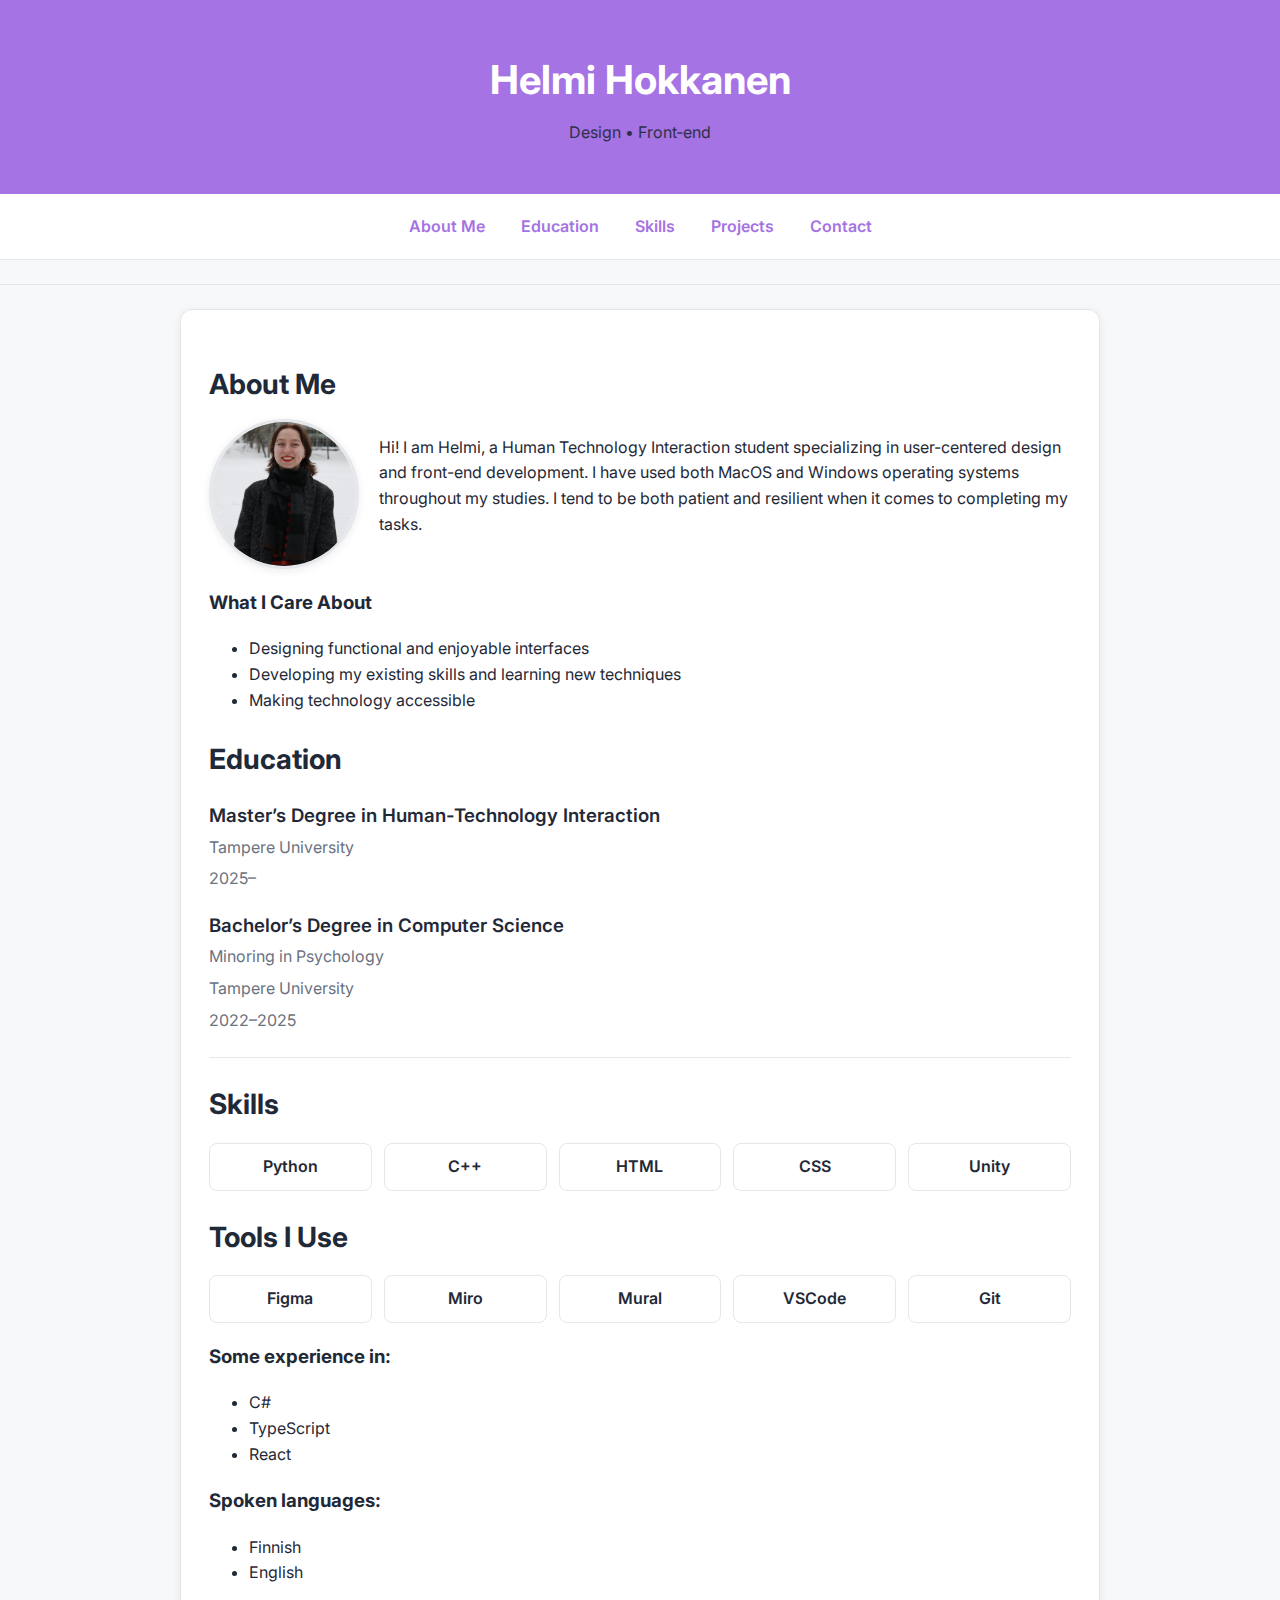
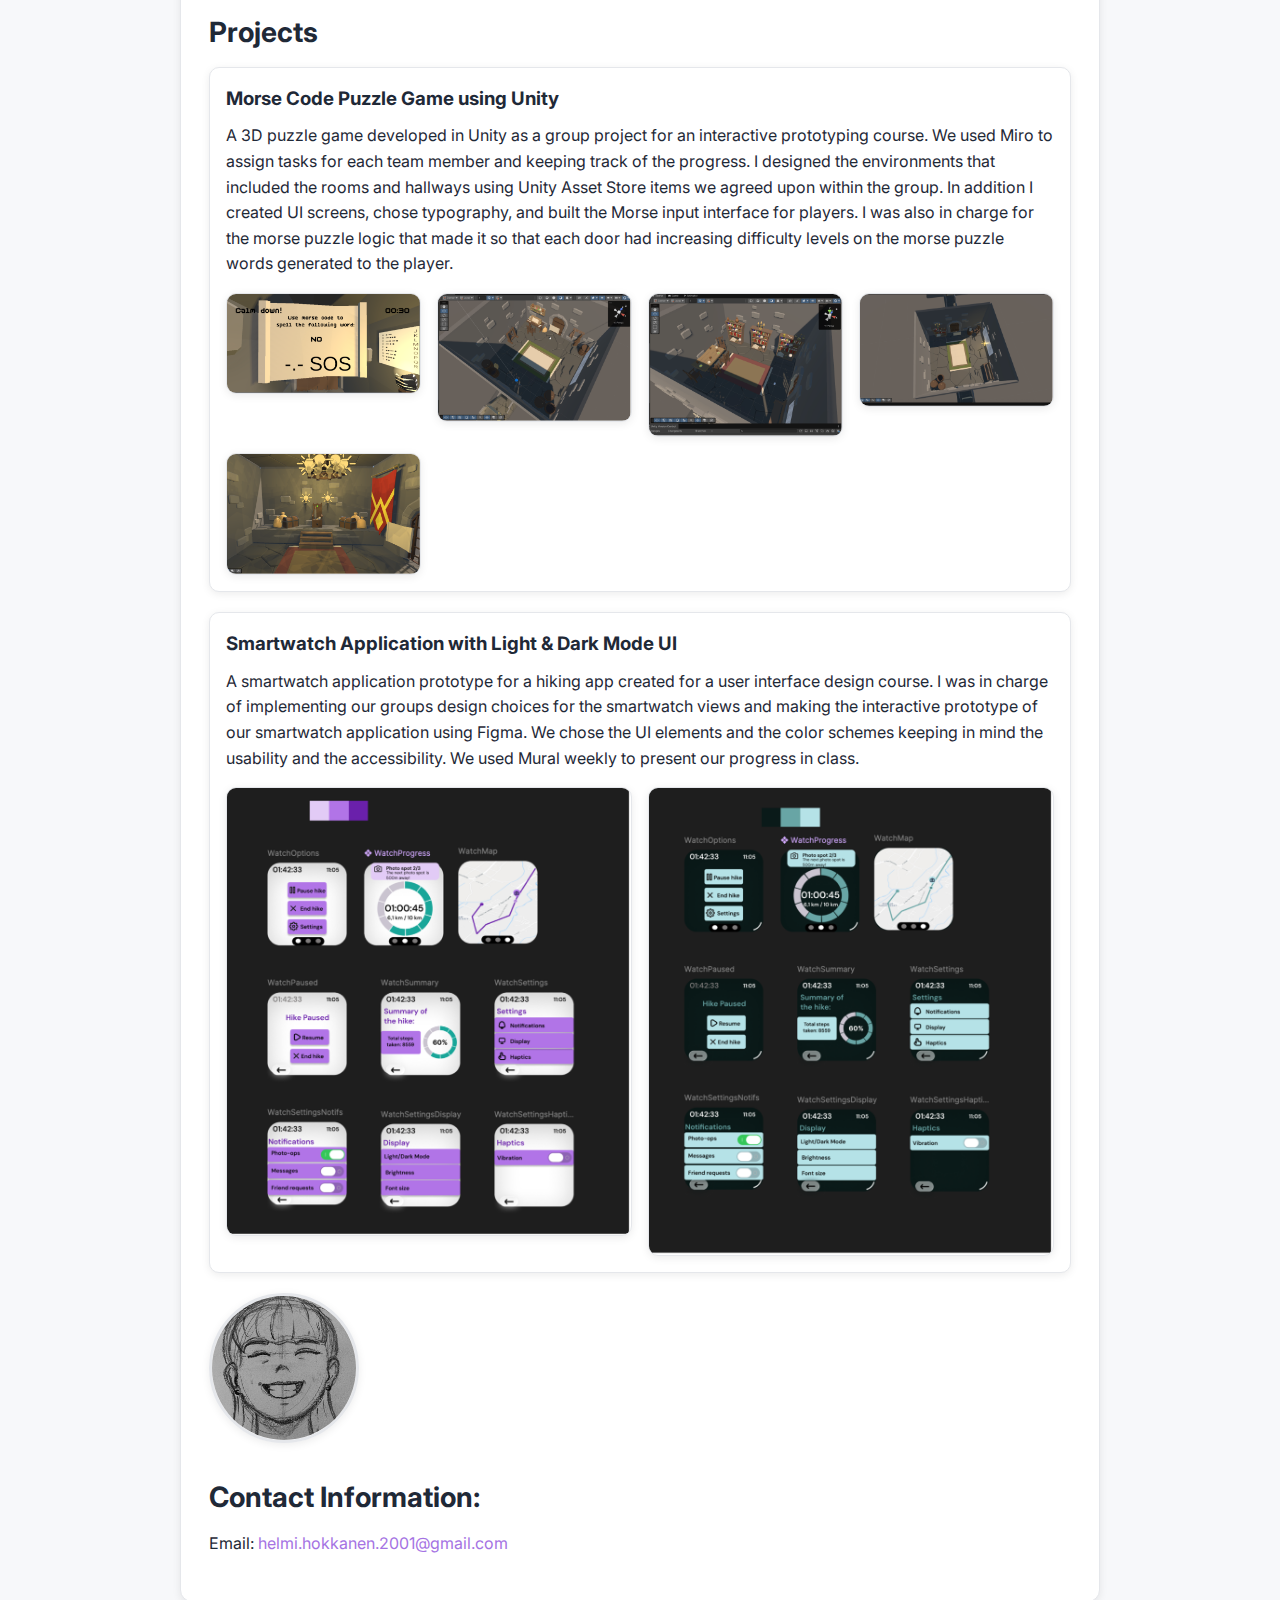
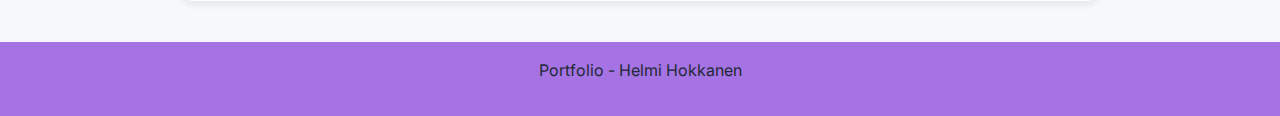
<file: index.html>
<!DOCTYPE html>
<html lang="en">
<head>
  <meta charset="UTF-8" />
  <title>Portfolio Helmi Hokkanen</title>
  <meta name="viewport" content="width=device-width, initial-scale=1" />
  <link rel="stylesheet" href="style.css" />

</head>

<body>
  <a class="skip-link" href="#main">Skip to content</a>

  <header role="banner">
    <div class="container">
      <h1>Helmi Hokkanen</h1>
      <p class="tagline">Design • Front‑end
      </p>
    </div>
  </header>

  
    
    <nav role="navigation" aria-label="Primary">
        <div class="nav-inner">
            <a href="#section-about">About Me</a>
            <a href="#section-education">Education</a>
            <a href="#section-skills">Skills</a>
            <a href="#section-projects">Projects</a>
            <a href="#section-contact">Contact</a>
        </div>
    </nav>



<div class="section-divider"></div>

  <div class="container">
    <main id="main" role="main">

    <section aria-labelledby="section-about" class="about-section">
    <h2 id="section-about">About Me</h2>
    <div class="about-container"> 
     <img src="Helmi.png" alt="Photo of Helmi Hokkanen" class="about-photo">
    <p>
        Hi! I am Helmi, a Human Technology Interaction student specializing in user-centered design and
        front-end development. I have used both MacOS and Windows operating systems throughout my studies.
        I tend to be both patient and resilient when it comes to completing my tasks.
    </p>
    </section>


  <section class="values">
    <h3>What I Care About</h3>
    <ul>
      <li>Designing functional and enjoyable interfaces</li>
      <li>Developing my existing skills and learning new techniques</li>
      <li>Making technology accessible</li>
    </ul>
  </section>

      
    <section aria-labelledby="section-education">
    <h2 id="section-education">Education</h2>

    <div class="edu-item">
        <h3>Master’s Degree in Human-Technology Interaction</h3>
        <p>Tampere University</p>
        <p>2025–</p>
    </div>

    <div class="edu-item">
        <h3>Bachelor’s Degree in Computer Science</h3>
        <p>Minoring in Psychology</p>
        <p>Tampere University</p>
        <p>2022–2025</p>
    </div>
    </section>

    <div class="section-divider"></div>

      <section aria-labelledby="section-skills">
        <h2 id="section-skills">Skills</h2>
        <ul class="skill-list">
            <li> Python </li>
            <li> C++ </li>  
            <li> HTML </li>    
            <li> CSS </li> 
            <li> Unity </li>   
        </ul>

          <h2>Tools I Use</h2>
          <ul class="skill-list">
            <li>Figma</li>
            <li>Miro</li>
            <li>Mural</li>
            <li>VSCode</li>
            <li>Git</li>
          </ul>

        <h3>Some experience in:</h3>
        <ul>
           <li>C#</li>
           <li>TypeScript</li> 
           <li>React</li>
        </ul>

        <h3>Spoken languages:</h3>
        <ul>
            <li> Finnish </li>
            <li> English </li>  
        </ul>

        </section>

      
    <section aria-labelledby="section-projects">
    <h2 id="section-projects">Projects</h2>

    <div class="project">
        <h3>Morse Code Puzzle Game using Unity</h3>
        <p>
        A 3D puzzle game developed in Unity as a group project for an interactive prototyping course. We used Miro
        to assign tasks for each team member and keeping track of the progress. I designed
        the environments that included the rooms and hallways using Unity Asset Store items we agreed upon 
        within the group. In addition I created UI screens, chose typography, and built the Morse input
        interface for players. I was also in charge for the morse puzzle logic that made it so that
        each door had increasing difficulty levels on the morse puzzle words generated to the player.
        </p>

        <div class="project-images">
        <img src="morse-code-game-player-ui-view.png" alt="Morse game player UI with pixel font">
        <img src="morse-code-game-furnished-room-1.png" alt="3D room environment designed in Unity">
        <img src="morse-code-game-furnished-room-2.png" alt="3D room environment designed in Unity">
        <img src="morse-code-game-furnished-room-3.png" alt="3D room environment designed in Unity">
        <img src="morse-code-game-furnished-room-4.png" alt="3D room environment designed in Unity">
        </div>
    </div>

    <div class="project">
        <h3>Smartwatch Application with Light & Dark Mode UI</h3>
        <p>
        A smartwatch application prototype for a hiking app created for a user interface design course. I was in charge of 
        implementing our groups design choices for the smartwatch views and making the interactive
        prototype of our smartwatch application using Figma. We chose the UI elements and the color schemes keeping in mind the usability and
        the accessibility. We used Mural weekly to present our progress in class.
        </p>

        <div class="project-images">
        <img src="smartwatch-ui-light-mode.png" alt="Smartwatch app light mode screen">
        <img src="smartwatch-ui-dark-mode.png" alt="Smartwatch app dark mode screen">
        </div>
    </div>

    </section>


    <section aria-labelledby="section-contact">
    <img src="drawing-of-me.jpeg" alt="Drawing of Helmi Hokkanen" class="about-photo">
    <h2 id="section-contact">Contact Information:</h2>
    <p>Email: <a href="mailto:yourname@gmail.com">helmi.hokkanen.2001@gmail.com</a> </p>
    </section>

    </main>
  </div>


  <footer role="contentinfo">
    <div class="container">
      <p>Portfolio - Helmi Hokkanen</p>
    </div>
  </footer>
</body>
</html>
</file>
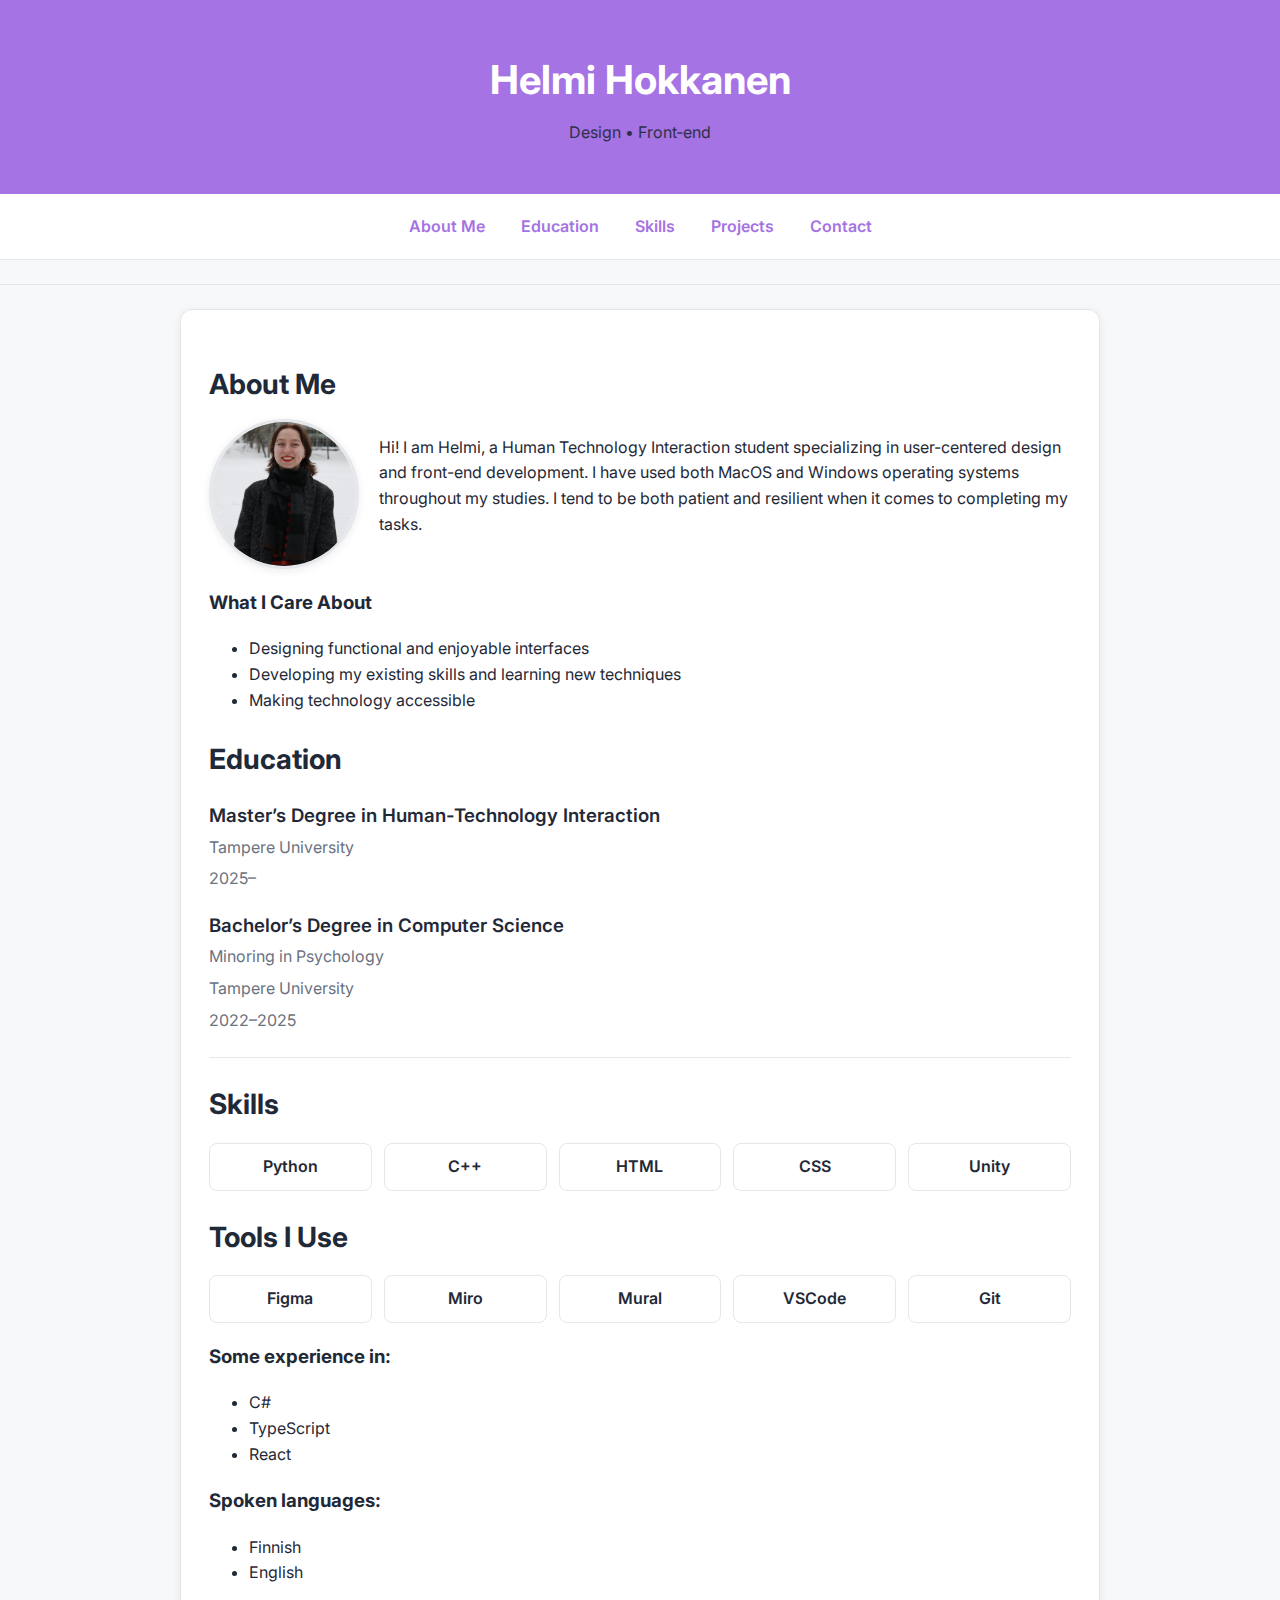
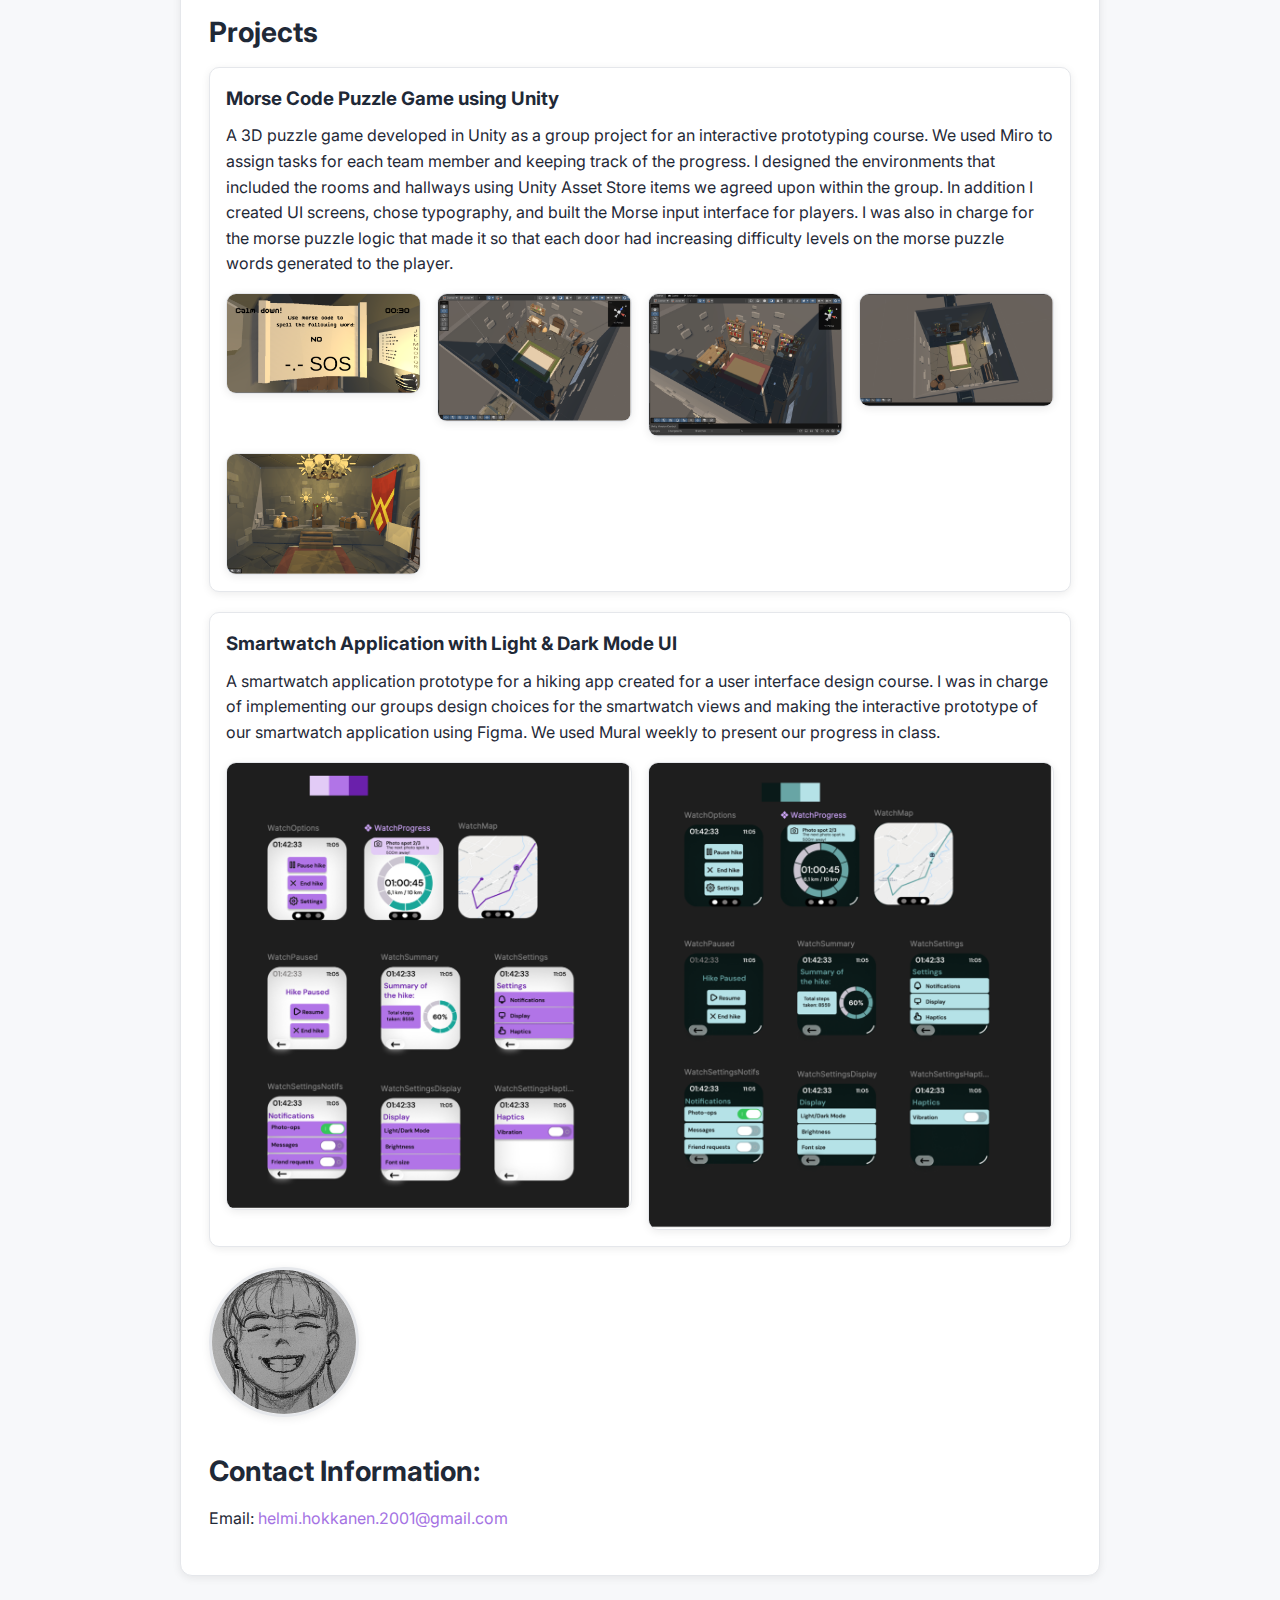
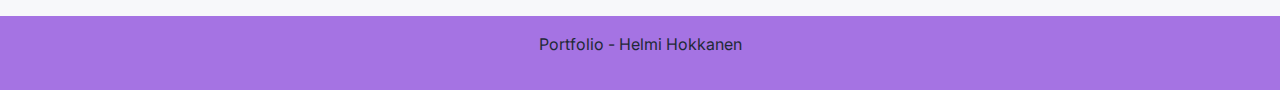
<file: Hokkanen-Helmi-Portfolio.html>
<!DOCTYPE html>
<html lang="en">
<head>
  <meta charset="UTF-8" />
  <title>Portfolio Helmi Hokkanen</title>
  <meta name="viewport" content="width=device-width, initial-scale=1" />
  <link rel="stylesheet" href="style.css" />

</head>

<body>
  <a class="skip-link" href="#main">Skip to content</a>

  <header role="banner">
    <div class="container">
      <h1>Helmi Hokkanen</h1>
      <p class="tagline">Design • Front‑end
      </p>
    </div>
  </header>

  
    
    <nav role="navigation" aria-label="Primary">
        <div class="nav-inner">
            <a href="#section-about">About Me</a>
            <a href="#section-education">Education</a>
            <a href="#section-skills">Skills</a>
            <a href="#section-projects">Projects</a>
            <a href="#section-contact">Contact</a>
        </div>
    </nav>



<div class="section-divider"></div>

  <div class="container">
    <main id="main" role="main">

    <section aria-labelledby="section-about" class="about-section">
    <h2 id="section-about">About Me</h2>
    <div class="about-container"> 
     <img src="Helmi.png" alt="Photo of Helmi Hokkanen" class="about-photo">
    <p>
        Hi! I am Helmi, a Human Technology Interaction student specializing in user-centered design and
        front-end development. I have used both MacOS and Windows operating systems throughout my studies.
        I tend to be both patient and resilient when it comes to completing my tasks.
    </p>
    </section>


  <section class="values">
    <h3>What I Care About</h3>
    <ul>
      <li>Designing functional and enjoyable interfaces</li>
      <li>Developing my existing skills and learning new techniques</li>
      <li>Making technology accessible</li>
    </ul>
  </section>

      
    <section aria-labelledby="section-education">
    <h2 id="section-education">Education</h2>

    <div class="edu-item">
        <h3>Master’s Degree in Human-Technology Interaction</h3>
        <p>Tampere University</p>
        <p>2025–</p>
    </div>

    <div class="edu-item">
        <h3>Bachelor’s Degree in Computer Science</h3>
        <p>Minoring in Psychology</p>
        <p>Tampere University</p>
        <p>2022–2025</p>
    </div>
    </section>

    <div class="section-divider"></div>

      <section aria-labelledby="section-skills">
        <h2 id="section-skills">Skills</h2>
        <ul class="skill-list">
            <li> Python </li>
            <li> C++ </li>  
            <li> HTML </li>    
            <li> CSS </li> 
            <li> Unity </li>   
        </ul>

          <h2>Tools I Use</h2>
          <ul class="skill-list">
            <li>Figma</li>
            <li>Miro</li>
            <li>Mural</li>
            <li>VSCode</li>
            <li>Git</li>
          </ul>

        <h3>Some experience in:</h3>
        <ul>
           <li>C#</li>
           <li>TypeScript</li> 
           <li>React</li>
        </ul>

        <h3>Spoken languages:</h3>
        <ul>
            <li> Finnish </li>
            <li> English </li>  
        </ul>

        </section>

      
    <section aria-labelledby="section-projects">
    <h2 id="section-projects">Projects</h2>

    <div class="project">
        <h3>Morse Code Puzzle Game using Unity</h3>
        <p>
        A 3D puzzle game developed in Unity as a group project for an interactive prototyping course. We used Miro
        to assign tasks for each team member and keeping track of the progress. I designed
        the environments that included the rooms and hallways using Unity Asset Store items we agreed upon 
        within the group. In addition I created UI screens, chose typography, and built the Morse input
        interface for players. I was also in charge for the morse puzzle logic that made it so that
        each door had increasing difficulty levels on the morse puzzle words generated to the player.
        </p>

        <div class="project-images">
        <img src="morse-code-game-player-ui-view.png" alt="Morse game player UI with pixel font">
        <img src="morse-code-game-furnished-room-1.png" alt="3D room environment designed in Unity">
        <img src="morse-code-game-furnished-room-2.png" alt="3D room environment designed in Unity">
        <img src="morse-code-game-furnished-room-3.png" alt="3D room environment designed in Unity">
        <img src="morse-code-game-furnished-room-4.png" alt="3D room environment designed in Unity">
        </div>
    </div>

    <div class="project">
        <h3>Smartwatch Application with Light & Dark Mode UI</h3>
        <p>
        A smartwatch application prototype for a hiking app created for a user interface design course. I was in charge of 
        implementing our groups design choices for the smartwatch views and making the interactive
        prototype of our smartwatch application using Figma. We used Mural weekly to present our progress in class.
        </p>

        <div class="project-images">
        <img src="smartwatch-ui-light-mode.png" alt="Smartwatch app light mode screen">
        <img src="smartwatch-ui-dark-mode.png" alt="Smartwatch app dark mode screen">
        </div>
    </div>

    </section>


    <section aria-labelledby="section-contact">
    <img src="drawing-of-me.jpeg" alt="Drawing of Helmi Hokkanen" class="about-photo">
    <h2 id="section-contact">Contact Information:</h2>
    <p>Email: <a href="mailto:yourname@gmail.com">helmi.hokkanen.2001@gmail.com</a> </p>
    </section>

    </main>
  </div>


  <footer role="contentinfo">
    <div class="container">
      <p>Portfolio - Helmi Hokkanen</p>
    </div>
  </footer>
</body>
</html>
</file>
<file: style.css>
@import url('https://fonts.googleapis.com/css2?family=Inter:wght@400;600;700&display=swap');


:root {
  --bg: #f7f8fa;
  --surface: #ffffff;
  --text: #1f2937;         
  --muted: #6b7280;         
  
  --primary: #A573E3;
  --primary-dark: #824FBF;
  --focus: #A573E3;

  --border: #e5e7eb;
  --shadow: 0 2px 8px rgba(0,0,0,0.08);
  --radius: 12px;
  --maxw: 960px;
}

@media (prefers-color-scheme: dark) {
  :root {
    --bg: #0f172a;
    --surface: #0b1220;
    --text: #e5e7eb;
    --muted: #9aa3af;
    --border: #1f2937;
    --shadow: none;
    --primary: #A573E3;
    --primary-dark: #824FBF;
    --focus: #A573E3;
  }
}

*,
*::before,
*::after { box-sizing: border-box; }

html { scroll-behavior: smooth; }

body {
  margin: 0;
  font-family: 'Inter', system-ui, -apple-system, Segoe UI, Roboto, Arial, sans-serif;
  background: var(--bg);
  color: var(--text);
  line-height: 1.6;
  font-size: 16px;
}

a {
  color: var(--primary);
  text-decoration: none;
}
a:hover { color: var(--primary-dark); text-decoration: underline; }
a:focus-visible { outline: 3px solid var(--focus); outline-offset: 2px; }

img { max-width: 100%; height: auto; border-radius: 8px; }

:focus-visible { outline: 3px solid var(--focus); outline-offset: 2px; }

.container {
  max-width: var(--maxw);
  margin: 0 auto;
  padding: 0 20px;
}

header {
  background: var(--primary);
  color: white;
  padding: 48px 0;
}
header h1 {
  margin: 0;
  font-size: clamp(28px, 4vw, 40px);
  font-weight: 700;
  text-align: center;
}
header .tagline {
  text-align: center;
  margin: 8px 0 0;
  opacity: 0.9;
}

nav {
  background: var(--surface);
  border-bottom: 1px solid var(--border);
  position: sticky;
  top: 0;
  z-index: 100;
}
.nav-inner {
  max-width: var(--maxw);
  margin: 0 auto;
  padding: 12px 20px;
  display: flex;
  gap: 16px;
  justify-content: center;
  flex-wrap: wrap;
}
nav a {
  font-weight: 600;
  padding: 8px 10px;
  border-radius: 8px;
}
nav a:hover {
  background: rgba(74, 111, 165, 0.08);
  text-decoration: none;
}

main {
  background: var(--surface);
  border: 1px solid var(--border);
  border-radius: var(--radius);
  box-shadow: var(--shadow);
  padding: 28px;
  margin: 24px auto;
}

h2 {
  font-size: clamp(22px, 2.6vw, 28px);
  margin: 24px 0 12px;
  font-weight: 700;
}
p {
  margin: 0 0 16px;
  color: var(--text);
}

.section-divider {
  height: 1px;
  background: var(--border);
  margin: 24px 0;
}

.about-container {
  display: flex;
  align-items: center;
  gap: 20px;          
  flex-wrap: wrap;    
}

.about-photo {
  width: 150px;      
  height: 150px;
  object-fit: cover;  
  border-radius: 50%; 
  border: 3px solid var(--border);
  box-shadow: var(--shadow);
}

.about-container p {
  flex: 1;
  min-width: 240px;   
}

.skill-list {
  list-style: none;
  padding: 0;
  display: grid;
  grid-template-columns: repeat(auto-fit, minmax(120px, 1fr));
  gap: 12px;
}
.skill-list li {
  background: var(--surface);
  padding: 10px 12px;
  border-radius: 8px;
  border: 1px solid var(--border);
  text-align: center;
  font-weight: 600;
}

.edu-item h3 {
  margin-bottom: 4px;
  font-weight: 600;
}
.edu-item p {
  margin: 0 0 6px;
  color: var(--muted);
}

.project {
  border: 1px solid var(--border);
  padding: 16px;
  border-radius: 10px;
  margin-bottom: 20px;
  background: var(--surface);
  box-shadow: var(--shadow);
}
.project h3 {
  margin: 0 0 10px;
}

.project-images {
  display: grid;
  grid-template-columns: repeat(auto-fit, minmax(180px, 1fr));
  gap: 16px;
  margin-top: 12px;
}
.project-images img {
  width: 100%;
  border-radius: 10px;
  border: 1px solid var(--border);
  box-shadow: var(--shadow);
}

footer {
  background: var(--primary);
  color: white;
  text-align: center;
  padding: 16px 0;
  margin-top: 40px;
}

.skip-link {
  position: absolute;
  left: -9999px;
  top: -9999px;
}
.skip-link:focus {
  left: 16px;
  top: 16px;
  background: var(--surface);
  color: var(--text);
  padding: 10px 12px;
  border-radius: 8px;
  border: 2px solid var(--focus);
}

@media (max-width: 768px) {
  .nav-inner { justify-content: flex-start; }

  main {
    padding: 22px;
    margin: 16px auto;
  }

  header { padding: 36px 0; }
}
</file>
